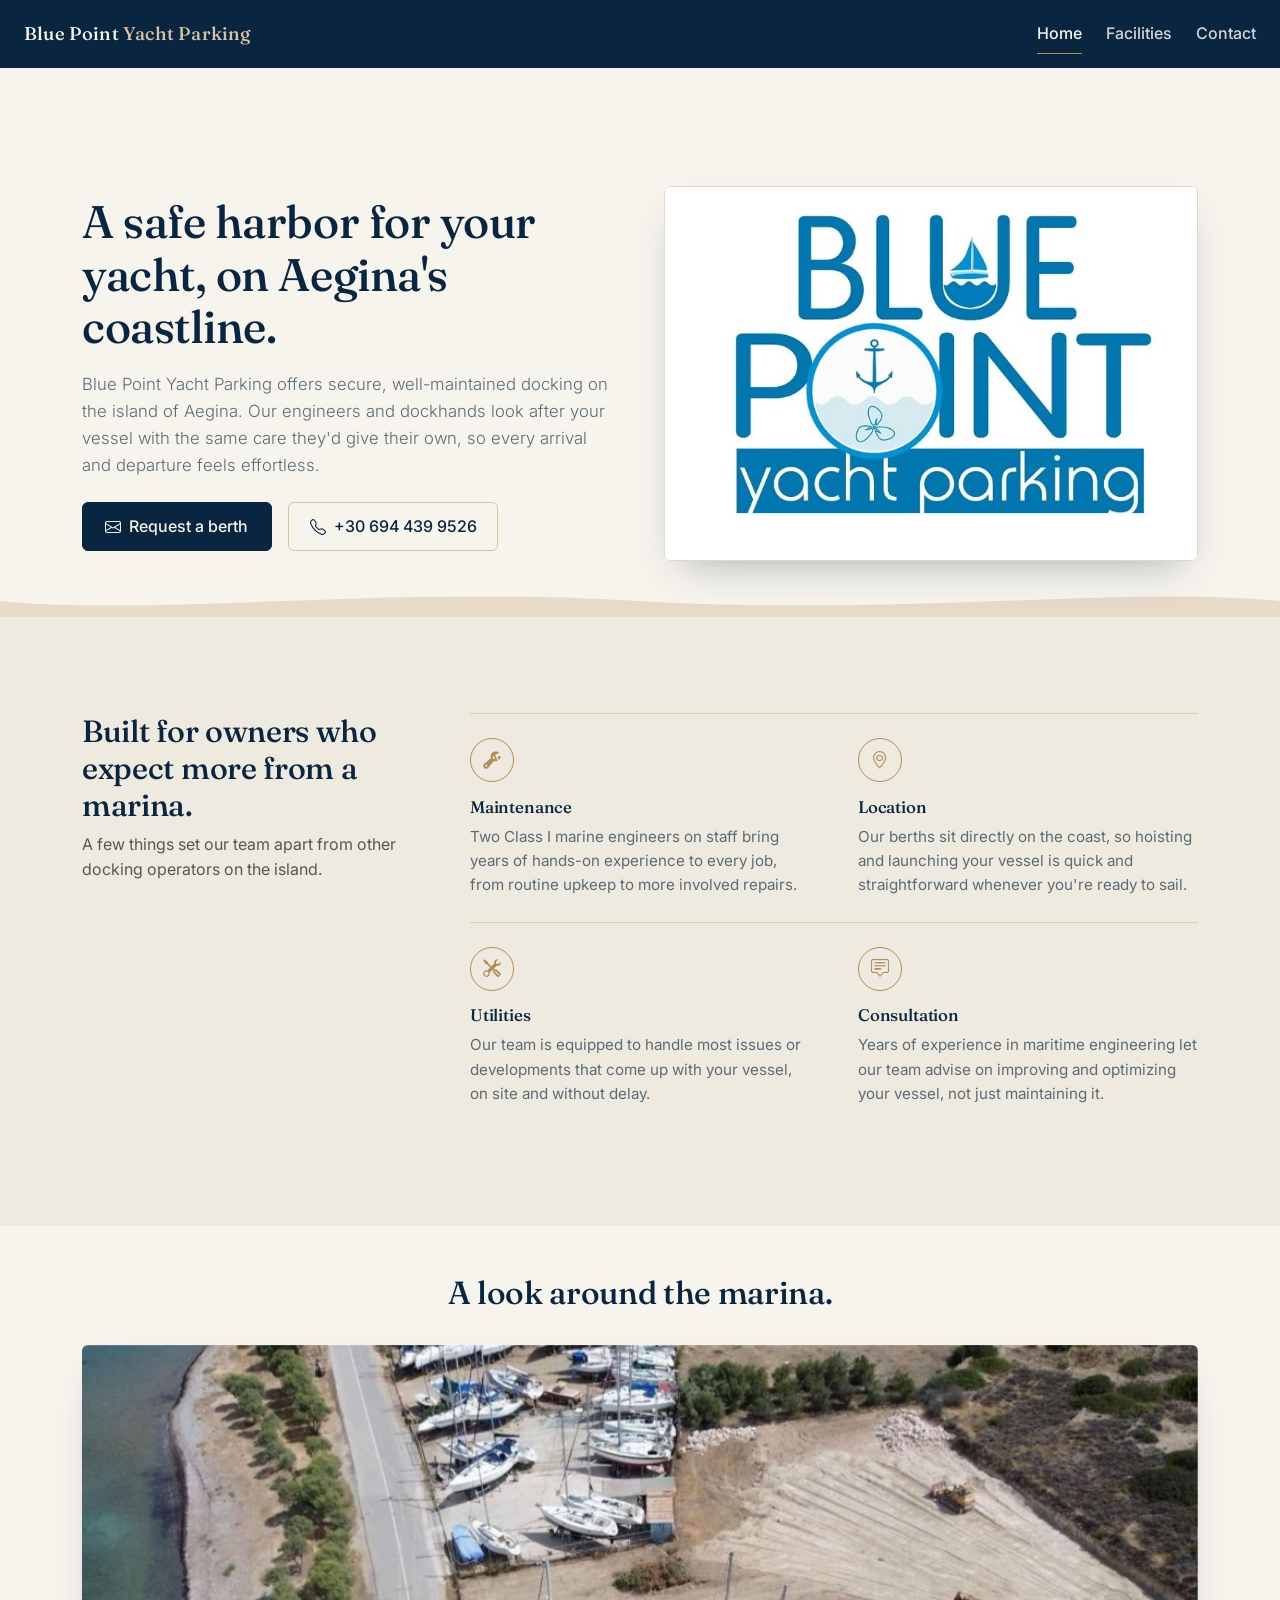
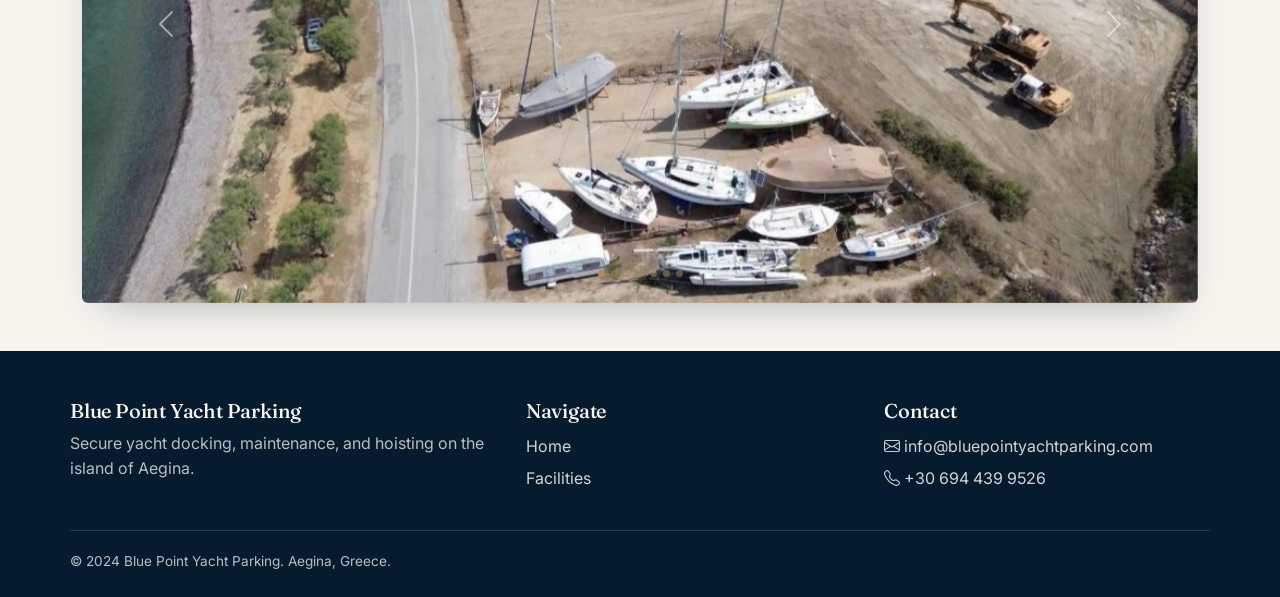
<file: index.html>
Index · HTML
<!DOCTYPE html>
<html lang="en">
<head>
  <meta charset="UTF-8">
  <meta name="viewport" content="width=device-width, initial-scale=1.0">
  <title>Blue Point Yacht Parking</title>
  <meta name="description" content="Blue Point Yacht Parking offers secure, professionally maintained yacht docking on the island of Aegina, with maritime engineering, hoisting, and consultation services.">
  <link rel="icon" type="image/x-icon" href="./titleimg.png">
  <link href="https://cdn.jsdelivr.net/npm/bootstrap@5.3.3/dist/css/bootstrap.min.css" rel="stylesheet" integrity="sha384-QWTKZyjpPEjISv5WaRU9OFeRpok6YctnYmDr5pNlyT2bRjXh0JMhjY6hW+ALEwIH" crossorigin="anonymous">
  <link href="https://cdn.jsdelivr.net/npm/bootstrap-icons@1.11.3/font/bootstrap-icons.min.css" rel="stylesheet">
  <link rel="stylesheet" href="./style.css">
</head>
<body>
 
  <nav class="navbar navbar-expand-lg" aria-label="Main navigation">
    <div class="container-fluid px-4">
      <span class="brand-mark">Blue Point <span>Yacht Parking</span></span>
      <button class="navbar-toggler" type="button" data-bs-toggle="collapse" data-bs-target="#navbarNav" aria-controls="navbarNav" aria-expanded="false" aria-label="Toggle navigation">
        <span class="navbar-toggler-icon"></span>
      </button>
      <div class="collapse navbar-collapse justify-content-end" id="navbarNav">
        <ul class="navbar-nav">
          <li class="nav-item">
            <a id="navitem" class="nav-link active ms-lg-4" aria-current="page" href="./index.html">Home</a>
          </li>
          <li class="nav-item">
            <a id="navitem" class="nav-link ms-lg-4" href="./page2.html">Facilities</a>
          </li>
          <li class="nav-item">
            <a id="navitem" class="nav-link ms-lg-4" href="mailto:info@bluepointyachtparking.com">Contact</a>
          </li>
        </ul>
      </div>
    </div>
  </nav>
 
  <header class="hero container">
    <div class="row flex-lg-row-reverse align-items-center g-5 py-4">
      <div class="col-11 col-sm-9 col-lg-6">
        <div class="hero-frame">
          <img src="./IMG_1806.JPG" alt="Yachts docked at Blue Point Yacht Parking on the coast of Aegina" width="700" height="500" loading="lazy">
        </div>
      </div>
      <div class="col-lg-6">
        <h1>A safe harbor for your yacht, on Aegina's coastline.</h1>
        <p class="lead">Blue Point Yacht Parking offers secure, well-maintained docking on the island of Aegina. Our engineers and dockhands look after your vessel with the same care they'd give their own, so every arrival and departure feels effortless.</p>
        <div class="d-flex gap-3 mt-4 flex-wrap">
          <a href="mailto:info@bluepointyachtparking.com" class="btn-brass"><i class="bi bi-envelope"></i> Request a berth</a>
          <a href="tel:+306944399526" class="btn-outline-brass"><i class="bi bi-telephone"></i> +30 694 439 9526</a>
        </div>
      </div>
    </div>
  </header>
 
  <svg class="wave-divider" viewBox="0 0 1200 32" preserveAspectRatio="none" aria-hidden="true">
    <path fill="currentColor" opacity="0.5" d="M0 16 C 150 32 350 0 600 16 C 850 32 1050 0 1200 16 L1200 32 L0 32 Z"></path>
  </svg>
 
  <section class="section-alt py-5">
    <div class="container py-5">
      <div class="row g-5">
        <div class="col-lg-4 services-intro">
          <h2>Built for owners who expect more from a marina.</h2>
          <p class="text-body-secondary">A few things set our team apart from other docking operators on the island.</p>
        </div>
        <div class="col-lg-8">
          <div class="row row-cols-1 row-cols-sm-2 g-0">
            <div class="col service-card pe-lg-4">
              <div class="service-icon"><i class="bi bi-wrench-adjustable"></i></div>
              <h4>Maintenance</h4>
              <p>Two Class I marine engineers on staff bring years of hands-on experience to every job, from routine upkeep to more involved repairs.</p>
            </div>
            <div class="col service-card ps-lg-4">
              <div class="service-icon"><i class="bi bi-geo-alt"></i></div>
              <h4>Location</h4>
              <p>Our berths sit directly on the coast, so hoisting and launching your vessel is quick and straightforward whenever you're ready to sail.</p>
            </div>
            <div class="col service-card pe-lg-4">
              <div class="service-icon"><i class="bi bi-tools"></i></div>
              <h4>Utilities</h4>
              <p>Our team is equipped to handle most issues or developments that come up with your vessel, on site and without delay.</p>
            </div>
            <div class="col service-card ps-lg-4">
              <div class="service-icon"><i class="bi bi-chat-square-text"></i></div>
              <h4>Consultation</h4>
              <p>Years of experience in maritime engineering let our team advise on improving and optimizing your vessel, not just maintaining it.</p>
            </div>
          </div>
        </div>
      </div>
    </div>
  </section>
 
  <section class="container py-5">
    <div class="row justify-content-center mb-4">
      <div class="col-lg-7 text-center">
        <h2>A look around the marina.</h2>
      </div>
    </div>
    <div id="carouselExampleInterval" class="carousel slide" data-bs-ride="carousel">
      <div class="carousel-indicators">
        <button type="button" data-bs-target="#carouselExampleInterval" data-bs-slide-to="0" class="active" aria-current="true" aria-label="Slide 1"></button>
        <button type="button" data-bs-target="#carouselExampleInterval" data-bs-slide-to="1" aria-label="Slide 2"></button>
        <button type="button" data-bs-target="#carouselExampleInterval" data-bs-slide-to="2" aria-label="Slide 3"></button>
        <button type="button" data-bs-target="#carouselExampleInterval" data-bs-slide-to="3" aria-label="Slide 4"></button>
        <button type="button" data-bs-target="#carouselExampleInterval" data-bs-slide-to="4" aria-label="Slide 5"></button>
        <button type="button" data-bs-target="#carouselExampleInterval" data-bs-slide-to="5" aria-label="Slide 6"></button>
        <button type="button" data-bs-target="#carouselExampleInterval" data-bs-slide-to="6" aria-label="Slide 7"></button>
      </div>
      <div class="carousel-inner">
        <div class="carousel-item active" data-bs-interval="4000">
          <img src="./IMG_1884.JPG" class="d-block w-100" alt="Docked yachts at Blue Point Yacht Parking">
        </div>
        <div class="carousel-item" data-bs-interval="4000">
          <img src="./IMG_1885.JPG" class="d-block w-100" alt="Marina view of the yacht parking facility">
        </div>
        <div class="carousel-item" data-bs-interval="4000">
          <img src="./above.jpg" class="d-block w-100" alt="Aerial view of the docking area">
        </div>
        <div class="carousel-item" data-bs-interval="4000">
          <img src="./under.jpg" class="d-block w-100" alt="Underwater view near the docks">
        </div>
        <div class="carousel-item" data-bs-interval="4000">
          <img src="./alltog.jpg" class="d-block w-100" alt="Yachts parked together at the marina">
        </div>
        <div class="carousel-item" data-bs-interval="4000">
          <img src="./side(1).jpg" class="d-block w-100" alt="Side view of the marina, first angle">
        </div>
        <div class="carousel-item" data-bs-interval="4000">
          <img src="./side(2).jpg" class="d-block w-100" alt="Side view of the marina, second angle">
        </div>
      </div>
      <button class="carousel-control-prev" type="button" data-bs-target="#carouselExampleInterval" data-bs-slide="prev">
        <span class="carousel-control-prev-icon" aria-hidden="true"></span>
        <span class="visually-hidden">Previous</span>
      </button>
      <button class="carousel-control-next" type="button" data-bs-target="#carouselExampleInterval" data-bs-slide="next">
        <span class="carousel-control-next-icon" aria-hidden="true"></span>
        <span class="visually-hidden">Next</span>
      </button>
    </div>
  </section>
 
  <footer id="footer">
    <div class="footer-grid">
      <div>
        <h5>Blue Point Yacht Parking</h5>
        <p>Secure yacht docking, maintenance, and hoisting on the island of Aegina.</p>
      </div>
      <div>
        <h5>Navigate</h5>
        <ul class="nav flex-column">
          <li class="nav-item"><a class="nav-link" href="./index.html">Home</a></li>
          <li class="nav-item"><a class="nav-link" href="./page2.html">Facilities</a></li>
        </ul>
      </div>
      <div>
        <h5>Contact</h5>
        <ul class="nav flex-column">
          <li class="nav-item"><a class="nav-link" href="mailto:info@bluepointyachtparking.com"><i class="bi bi-envelope me-1"></i>info@bluepointyachtparking.com</a></li>
          <li class="nav-item"><a class="nav-link" href="tel:+306944399526"><i class="bi bi-telephone me-1"></i>+30 694 439 9526</a></li>
        </ul>
      </div>
    </div>
    <div class="footer-bottom">
      <p class="mb-0">© 2024 Blue Point Yacht Parking. Aegina, Greece.</p>
    </div>
  </footer>
 
  <script src="https://cdn.jsdelivr.net/npm/bootstrap@5.3.3/dist/js/bootstrap.bundle.min.js" integrity="sha384-YvpcrYf0tY3lHB60NNkmXc5s9fDVZLESaAA55NDzOxhy9GkcIdslK1eN7N6jIeHz" crossorigin="anonymous"></script>
</body>
</html>
</file>
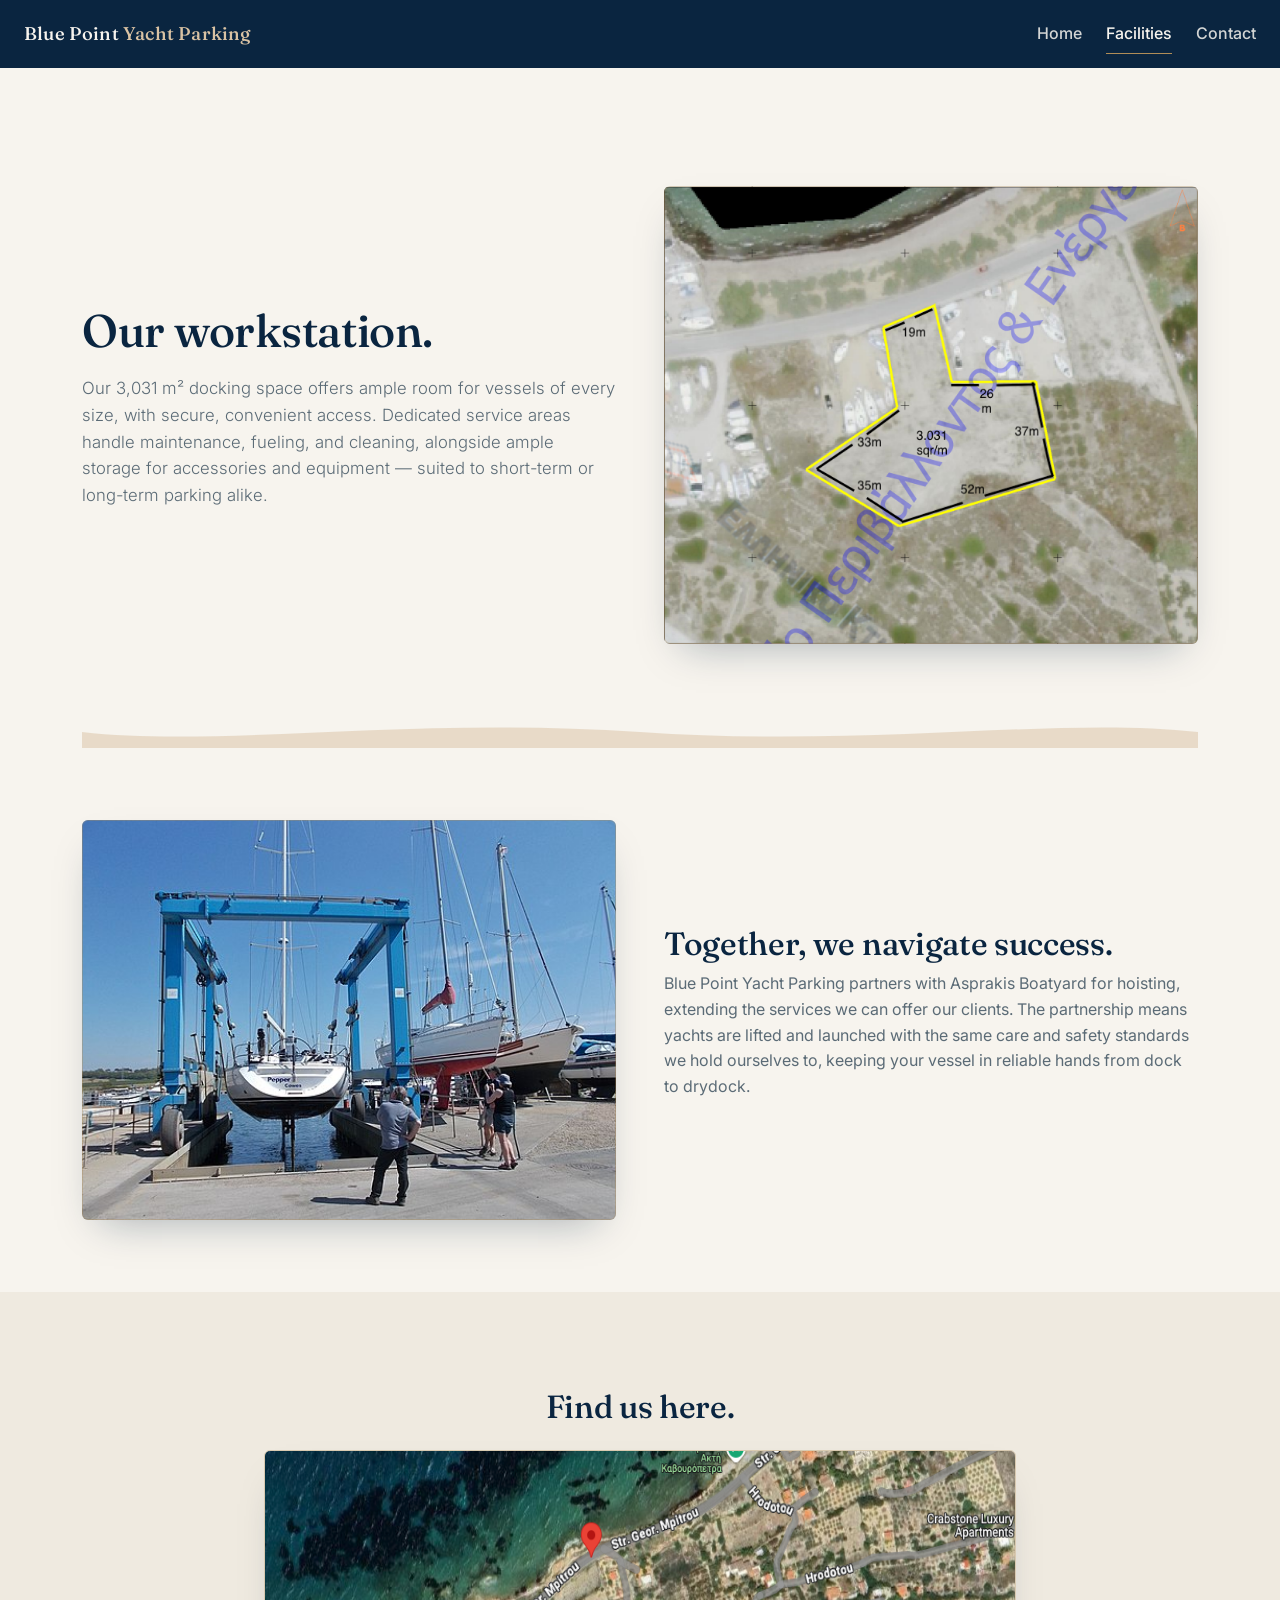
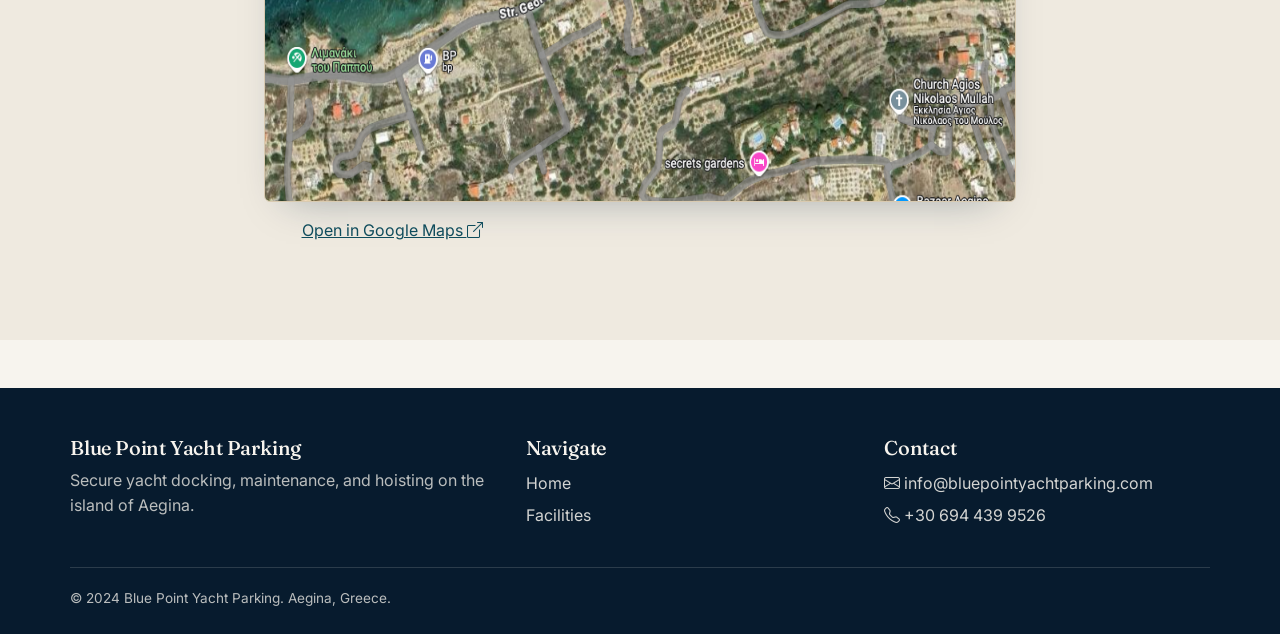
<file: page2.html>
Page2 · HTML
<!DOCTYPE html>
<html lang="en">
<head>
  <meta charset="UTF-8">
  <meta name="viewport" content="width=device-width, initial-scale=1.0">
  <title>Facilities — Blue Point Yacht Parking</title>
  <meta name="description" content="See Blue Point Yacht Parking's docking space, hoisting partnership with Asprakis Boatyard, and marina location on Aegina.">
  <link rel="icon" type="image/x-icon" href="./titleimg.png">
  <link href="https://cdn.jsdelivr.net/npm/bootstrap@5.3.3/dist/css/bootstrap.min.css" rel="stylesheet" integrity="sha384-QWTKZyjpPEjISv5WaRU9OFeRpok6YctnYmDr5pNlyT2bRjXh0JMhjY6hW+ALEwIH" crossorigin="anonymous">
  <link href="https://cdn.jsdelivr.net/npm/bootstrap-icons@1.11.3/font/bootstrap-icons.min.css" rel="stylesheet">
  <link rel="stylesheet" href="./style.css">
</head>
<body>
 
  <nav class="navbar navbar-expand-lg" aria-label="Main navigation">
    <div class="container-fluid px-4">
      <span class="brand-mark">Blue Point <span>Yacht Parking</span></span>
      <button class="navbar-toggler" type="button" data-bs-toggle="collapse" data-bs-target="#navbarNav" aria-controls="navbarNav" aria-expanded="false" aria-label="Toggle navigation">
        <span class="navbar-toggler-icon"></span>
      </button>
      <div class="collapse navbar-collapse justify-content-end" id="navbarNav">
        <ul class="navbar-nav">
          <li class="nav-item">
            <a id="navitem" class="nav-link ms-lg-4" href="./index.html">Home</a>
          </li>
          <li class="nav-item">
            <a id="navitem" class="nav-link active ms-lg-4" aria-current="page" href="./page2.html">Facilities</a>
          </li>
          <li class="nav-item">
            <a id="navitem" class="nav-link ms-lg-4" href="mailto:info@bluepointyachtparking.com">Contact</a>
          </li>
        </ul>
      </div>
    </div>
  </nav>
 
  <main class="hero container">
    <div class="row flex-lg-row-reverse align-items-center g-5 py-4">
      <div class="col-11 col-sm-9 col-lg-6">
        <div class="hero-frame">
          <img src="./Aerial.png" alt="Aerial view of the Blue Point Yacht Parking docking area" width="700" height="500" loading="lazy">
        </div>
      </div>
      <div class="col-lg-6">
        <h1>Our workstation.</h1>
        <p class="lead">Our 3,031 m² docking space offers ample room for vessels of every size, with secure, convenient access. Dedicated service areas handle maintenance, fueling, and cleaning, alongside ample storage for accessories and equipment — suited to short-term or long-term parking alike.</p>
      </div>
    </div>
 
    <svg class="wave-divider my-5" viewBox="0 0 1200 32" preserveAspectRatio="none" aria-hidden="true">
      <path fill="currentColor" opacity="0.5" d="M0 16 C 150 32 350 0 600 16 C 850 32 1050 0 1200 16 L1200 32 L0 32 Z"></path>
    </svg>
 
    <div class="row align-items-center g-5 py-4">
      <div class="col-11 col-sm-9 col-lg-6">
        <div class="hero-frame">
          <img src="./hoisting.jpg" alt="A yacht being hoisted at Asprakis Boatyard" width="700" height="500" loading="lazy">
        </div>
      </div>
      <div class="col-lg-6">
        <h2>Together, we navigate success.</h2>
        <p>Blue Point Yacht Parking partners with Asprakis Boatyard for hoisting, extending the services we can offer our clients. The partnership means yachts are lifted and launched with the same care and safety standards we hold ourselves to, keeping your vessel in reliable hands from dock to drydock.</p>
      </div>
    </div>
  </main>
 
  <section class="section-alt py-5 my-5">
    <div class="container py-5 text-center">
      <h2 class="mb-4">Find us here.</h2>
      <a href="https://www.google.com/maps/place/37%C2%B046'02.9%22N+23%C2%B027'00.7%22E/@37.7674722,23.4476195,903m/data=!3m2!1e3!4b1!4m4!3m3!8m2!3d37.7674722!4d23.4501944?entry=ttu&g_ep=EgoyMDI1MDEwOC4wIKXMDSoASAFQAw%3D%3D"
         target="_blank" rel="noopener noreferrer"
         class="d-inline-block map-frame mb-3">
        <img class="d-block mx-auto" src="./locationpic.png" alt="Map showing the location of Blue Point Yacht Parking on Aegina" width="750" height="350">
      </a>
      <p class="mb-0"><a href="https://www.google.com/maps/place/37%C2%B046'02.9%22N+23%C2%B027'00.7%22E/@37.7674722,23.4476195,903m/data=!3m2!1e3!4b1!4m4!3m3!8m2!3d37.7674722!4d23.4501944?entry=ttu&g_ep=EgoyMDI1MDEwOC4wIKXMDSoASAFQAw%3D%3D" target="_blank" rel="noopener noreferrer">Open in Google Maps <i class="bi bi-box-arrow-up-right"></i></a></p>
    </div>
  </section>
 
  <footer id="footer">
    <div class="footer-grid">
      <div>
        <h5>Blue Point Yacht Parking</h5>
        <p>Secure yacht docking, maintenance, and hoisting on the island of Aegina.</p>
      </div>
      <div>
        <h5>Navigate</h5>
        <ul class="nav flex-column">
          <li class="nav-item"><a class="nav-link" href="./index.html">Home</a></li>
          <li class="nav-item"><a class="nav-link" href="./page2.html">Facilities</a></li>
        </ul>
      </div>
      <div>
        <h5>Contact</h5>
        <ul class="nav flex-column">
          <li class="nav-item"><a class="nav-link" href="mailto:info@bluepointyachtparking.com"><i class="bi bi-envelope me-1"></i>info@bluepointyachtparking.com</a></li>
          <li class="nav-item"><a class="nav-link" href="tel:+306944399526"><i class="bi bi-telephone me-1"></i>+30 694 439 9526</a></li>
        </ul>
      </div>
    </div>
    <div class="footer-bottom">
      <p class="mb-0">© 2024 Blue Point Yacht Parking. Aegina, Greece.</p>
    </div>
  </footer>
 
  <script src="https://cdn.jsdelivr.net/npm/bootstrap@5.3.3/dist/js/bootstrap.bundle.min.js" integrity="sha384-YvpcrYf0tY3lHB60NNkmXc5s9fDVZLESaAA55NDzOxhy9GkcIdslK1eN7N6jIeHz" crossorigin="anonymous"></script>
</body>
</html>
</file>
<file: style.css>
/* ============================================================
   Blue Point Yacht Parking — shared stylesheet
   A maritime palette (deep navy, teal, sand, brass) replaces the
   default Bootstrap blue so the site reads as its own brand
   rather than an untouched template.
   ============================================================ */

@import url('https://fonts.googleapis.com/css2?family=Fraunces:opsz,wght@9..144,400;9..144,500;9..144,600&family=Inter:wght@400;500;600&display=swap');

:root{
  --navy:        #0A2540;
  --navy-deep:   #071b2e;
  --teal:        #0F4C5C;
  --sand:        #D9C2A3;
  --ivory:       #F7F4EE;
  --brass:       #B08D57;
  --ink:         #16232E;
  --muted:       #5B6B76;
  --radius:      6px;
}

*{ box-sizing: border-box; }

body{
  font-family: 'Inter', -apple-system, BlinkMacSystemFont, sans-serif;
  color: var(--ink);
  background: var(--ivory);
  line-height: 1.6;
}

h1, h2, h3, h4, h5{
  font-family: 'Fraunces', Georgia, serif;
  color: var(--navy);
  letter-spacing: -0.01em;
}

p{ color: var(--muted); max-width: 62ch; }

a{ color: var(--teal); }
a:focus-visible, button:focus-visible{
  outline: 2px solid var(--brass);
  outline-offset: 3px;
}

/* ---------- Navbar ---------- */
.navbar{
  background: var(--navy);
  padding: 0.9rem 0;
  position: fixed;
  top: 0; left: 0; right: 0;
  z-index: 1030;
}
.navbar .brand-mark{
  font-family: 'Fraunces', serif;
  font-size: 1.15rem;
  font-weight: 500;
  color: var(--ivory);
  letter-spacing: 0.01em;
}
.navbar .brand-mark span{ color: var(--sand); }
#navitem{
  color: rgba(247,244,238,0.85);
  font-family: 'Inter', sans-serif;
  font-weight: 500;
  padding: 0.4rem 0;
  border-bottom: 1px solid transparent;
  transition: color .15s ease, border-color .15s ease;
}
#navitem:hover, #navitem.active{
  color: var(--ivory);
  border-bottom-color: var(--brass);
}
.navbar-toggler{ border-color: rgba(247,244,238,0.4); }
.navbar-toggler-icon{
  background-image: url("data:image/svg+xml,%3csvg xmlns='http://www.w3.org/2000/svg' viewBox='0 0 30 30'%3e%3cpath stroke='rgba(247,244,238,0.85)' stroke-width='2' stroke-linecap='round' stroke-miterlimit='10' d='M4 7h22M4 15h22M4 23h22'/%3e%3c/svg%3e");
}

/* ---------- Hero ---------- */
.hero{
  padding-top: 8.5rem;
}
.hero .eyebrow{ display:none; } /* intentionally unused — no label chrome */
.hero h1{
  font-size: clamp(2rem, 3.6vw, 2.85rem);
  font-weight: 500;
  line-height: 1.15;
  margin-bottom: 1.1rem;
}
.hero p.lead{
  font-size: 1.05rem;
  color: var(--muted);
}
.hero-frame{
  position: relative;
  border-radius: var(--radius);
  overflow: hidden;
  box-shadow: 0 18px 40px -18px rgba(10,37,64,0.35);
}
.hero-frame::after{
  content:"";
  position:absolute; inset:0;
  border: 1px solid rgba(176,141,87,0.35);
  border-radius: var(--radius);
  pointer-events:none;
}
.hero-frame img{ display:block; width:100%; height:100%; object-fit:cover; }

.btn-brass{
  display:inline-flex;
  align-items:center;
  gap: .5rem;
  background: var(--navy);
  color: var(--ivory);
  border: 1px solid var(--navy);
  padding: .65rem 1.4rem;
  border-radius: var(--radius);
  font-weight: 500;
  text-decoration:none;
  transition: background .15s ease, border-color .15s ease;
}
.btn-brass:hover{ background: var(--navy-deep); color: var(--ivory); }
.btn-outline-brass{
  display:inline-flex;
  align-items:center;
  gap:.5rem;
  background: transparent;
  color: var(--navy);
  border: 1px solid var(--sand);
  padding: .6rem 1.3rem;
  border-radius: var(--radius);
  font-weight: 500;
  text-decoration:none;
  transition: border-color .15s ease, color .15s ease;
}
.btn-outline-brass:hover{ border-color: var(--brass); color: var(--brass); }

/* ---------- Divider ---------- */
.wave-divider{ width:100%; height:32px; display:block; color: var(--sand); }

/* ---------- Services ---------- */
.services-intro h2{ font-size: clamp(1.6rem, 2.4vw, 2.1rem); font-weight:500; }
.service-card{
  padding: 1.5rem 0 1.5rem 0;
  border-top: 1px solid rgba(176,141,87,0.3);
}
.service-icon{
  width: 44px; height:44px;
  border-radius:50%;
  border: 1px solid var(--brass);
  display:flex; align-items:center; justify-content:center;
  color: var(--brass);
  font-size:1.1rem;
  margin-bottom: .9rem;
}
.service-card h4{ font-size:1.05rem; font-weight:500; }
.service-card p{ font-size:.95rem; margin-bottom:0; }

/* ---------- Section shells ---------- */
.section-alt{ background: #EFEAE0; }

/* ---------- Carousel ---------- */
.carousel{
  border-radius: var(--radius);
  overflow:hidden;
  box-shadow: 0 18px 40px -22px rgba(10,37,64,0.4);
}
.carousel-item img{ height: 62vh; min-height:340px; object-fit:cover; }
.carousel-indicators [data-bs-target]{
  background-color: var(--brass);
  width:7px; height:7px; border-radius:50%;
}
.carousel-caption{
  background: linear-gradient(0deg, rgba(7,27,46,0.75), transparent);
  border-radius: var(--radius);
  bottom:0; left:0; right:0; padding:1.5rem 1rem .75rem;
}

/* ---------- Map / feature block ---------- */
.map-frame{
  border-radius: var(--radius);
  overflow:hidden;
  box-shadow: 0 18px 40px -22px rgba(10,37,64,0.35);
  border: 1px solid rgba(176,141,87,0.35);
}

/* ---------- Footer ---------- */
#footer{
  background: var(--navy-deep);
  color: rgba(247,244,238,0.85);
  padding: 3rem 1.5rem 1.5rem;
}
#footer h5{ color: var(--ivory); font-family:'Fraunces', serif; font-weight:500; }
#footer p, #footer li{ color: rgba(247,244,238,0.75); }
#footer a.nav-link{
  color: rgba(247,244,238,0.85);
  padding: .2rem 0;
}
#footer a.nav-link:hover{ color: var(--sand); }
#footer .footer-grid{
  display:grid;
  grid-template-columns: 1.3fr 1fr 1fr;
  gap: 2rem;
  max-width: 1140px;
  margin: 0 auto;
}
#footer .footer-bottom{
  border-top: 1px solid rgba(247,244,238,0.15);
  margin-top: 2rem;
  padding-top: 1.25rem;
  max-width: 1140px;
  margin-left:auto; margin-right:auto;
  display:flex; justify-content:space-between; align-items:center;
  flex-wrap:wrap; gap:.5rem;
  font-size:.85rem;
}
@media (max-width: 768px){
  #footer .footer-grid{ grid-template-columns: 1fr; }
  .hero{ padding-top: 7rem; }
}

/* Respect reduced motion */
@media (prefers-reduced-motion: reduce){
  *{ transition: none !important; }
}
</file>
